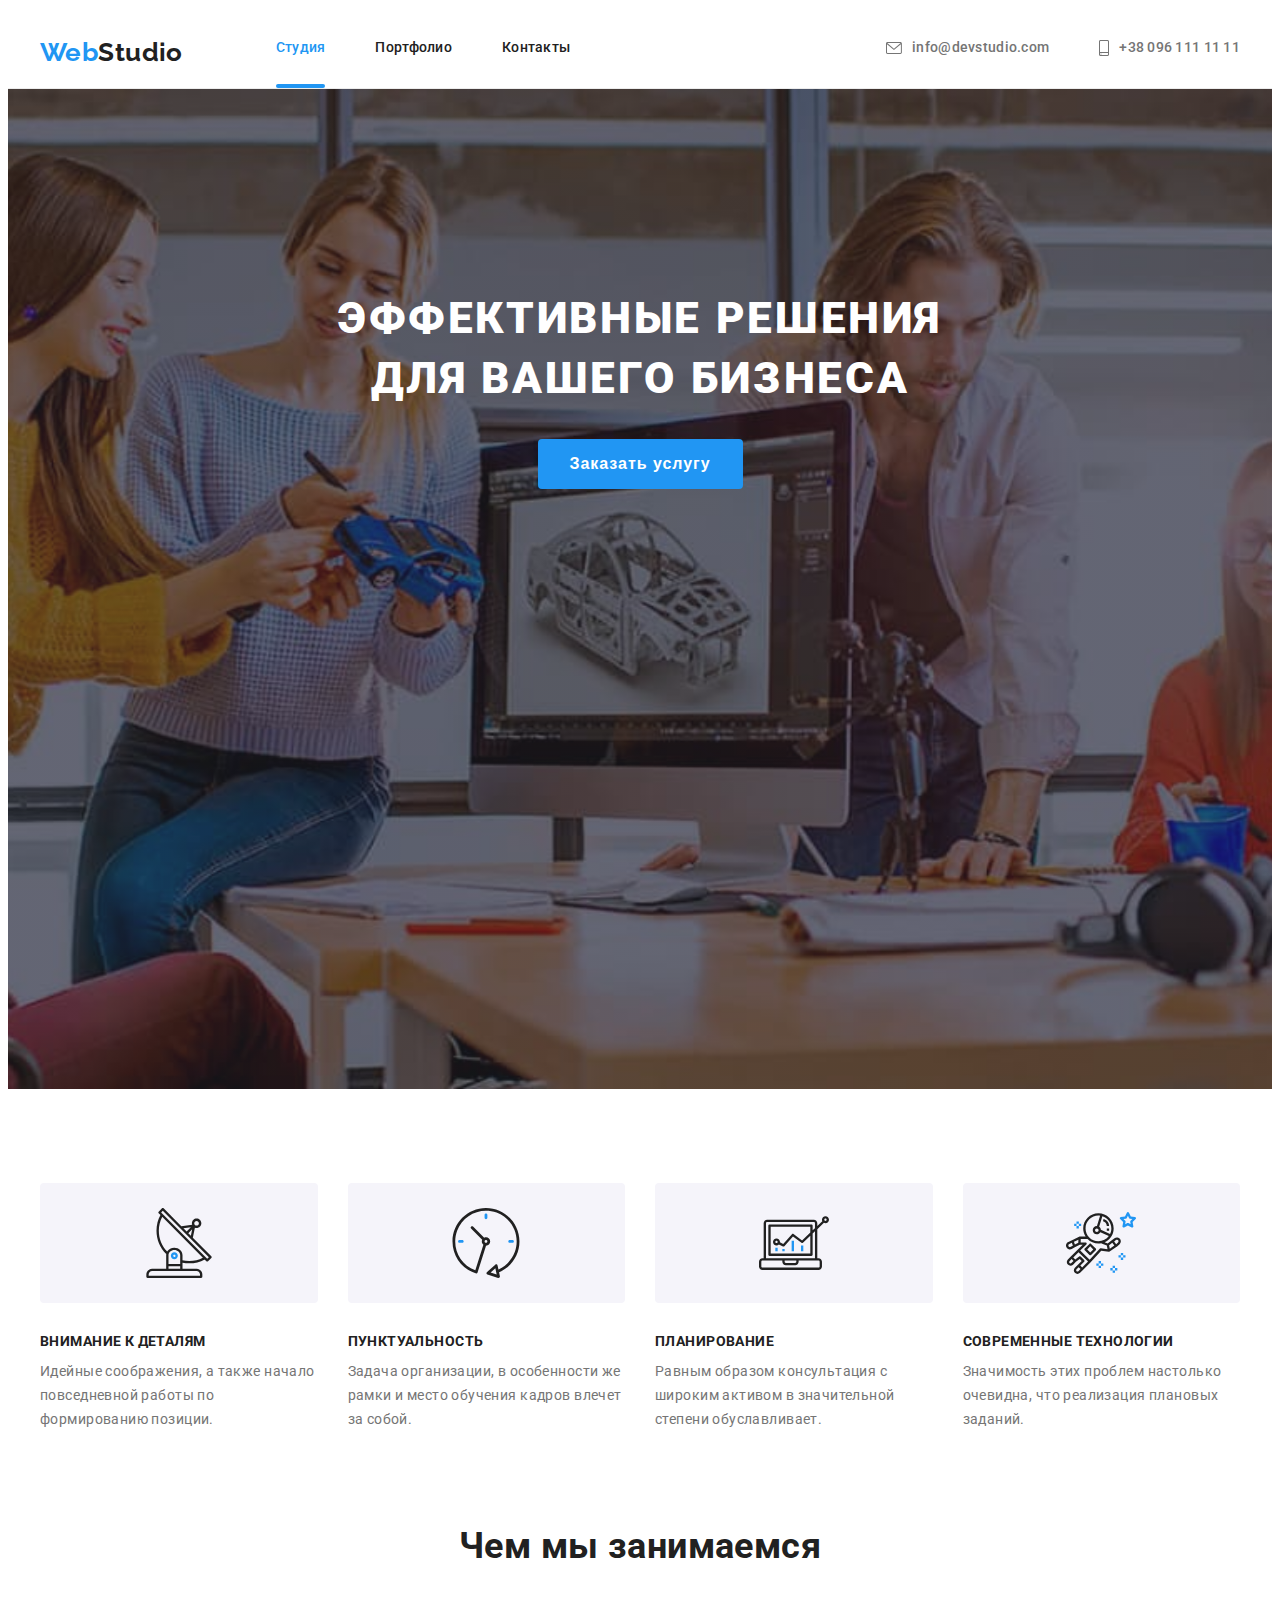
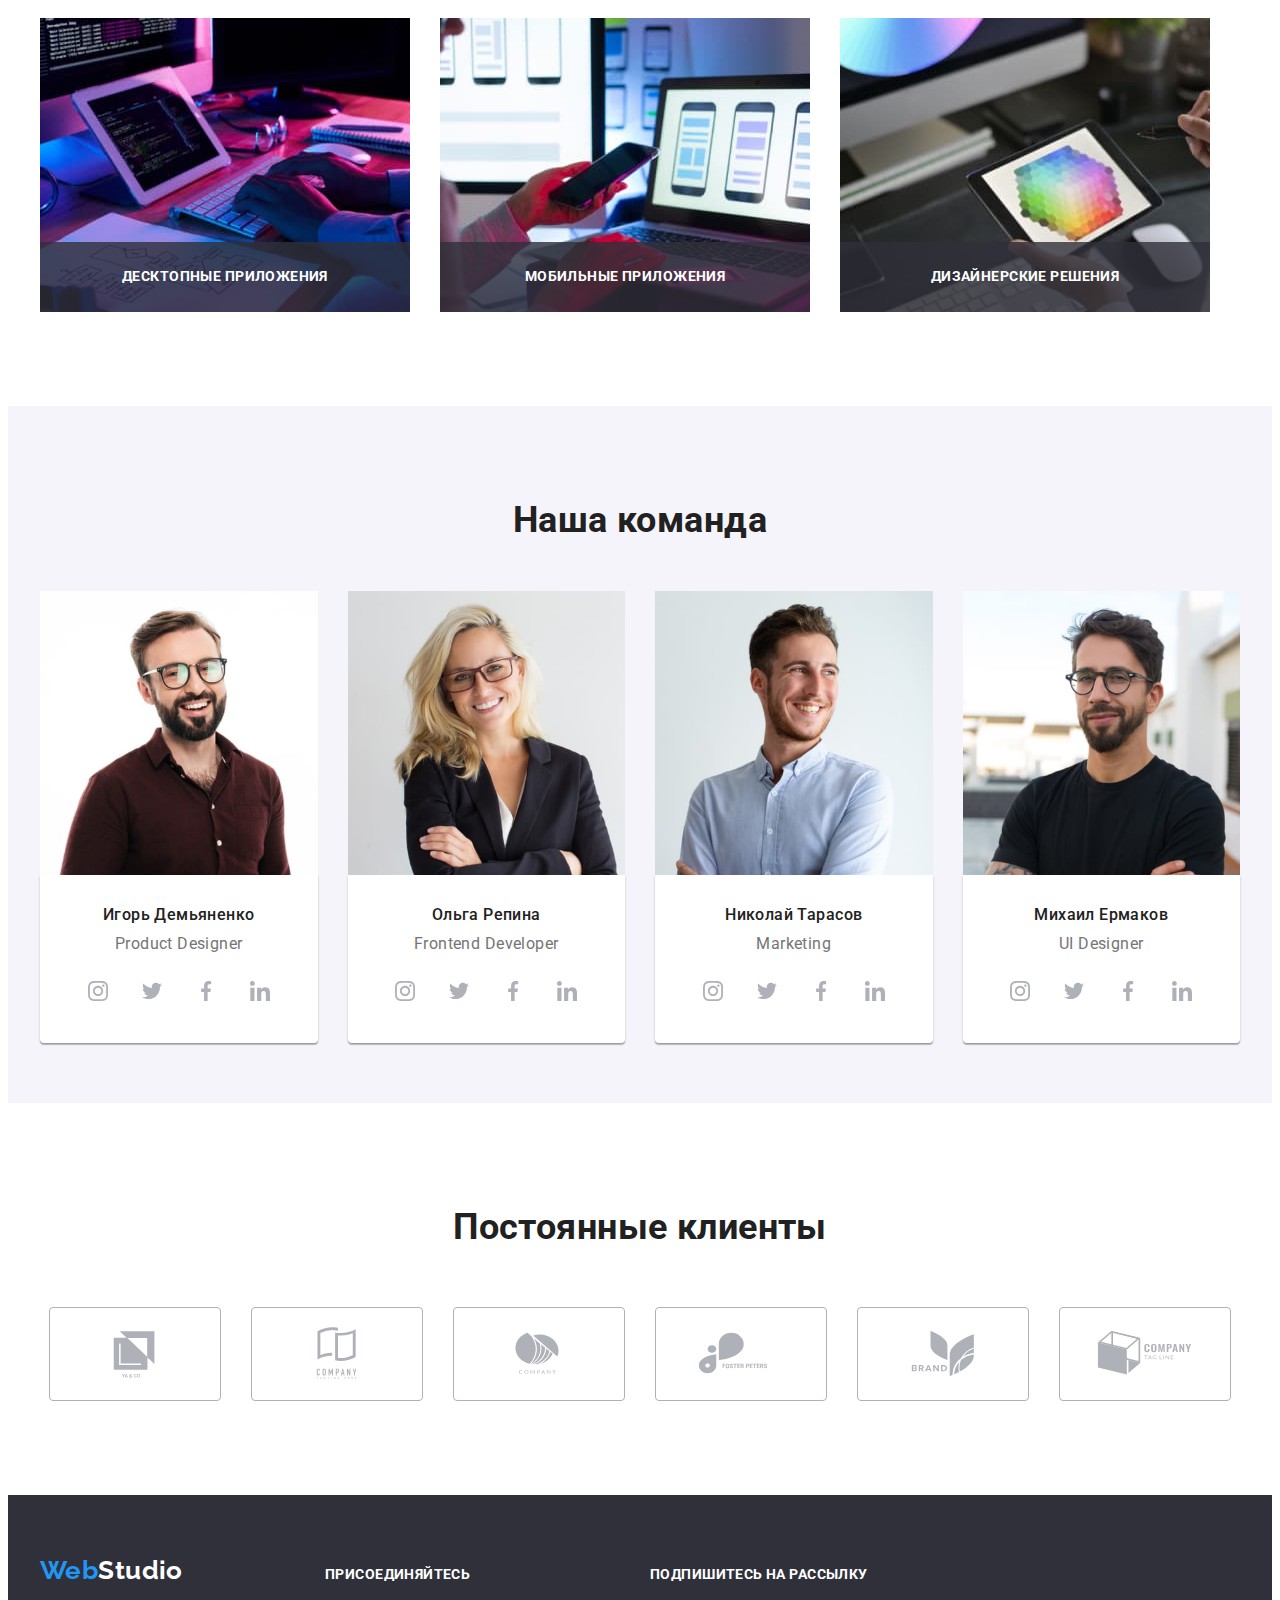
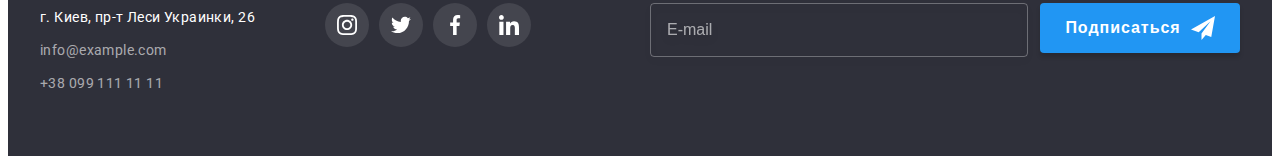
<file: index.html>
<!DOCTYPE html>
<html lang="ru">
  <head>
    <meta charset="UTF-8" />
    <meta http-equiv="X-UA-Compatible" content="IE=edge" />
    <meta name="viewport" content="width=device-width, initial-scale=1.0" />
    <title>Studio</title>
    <link rel="preconnect" href="https://fonts.googleapis.com" />
    <link rel="preconnect" href="https://fonts.gstatic.com" crossorigin />
    <link
      href="https://fonts.googleapis.com/css2?family=Raleway:wght@700&family=Roboto:wght@400;500;700;900&display=swap"
      rel="stylesheet"
    />
    <link
      rel="stylesheet"
      href="https://cdnjs.cloudflare.com/ajax/libs/modern-normalize/1.1.0/modern-normalize.min.css"
      integrity="sha512-wpPYUAdjBVSE4KJnH1VR1HeZfpl1ub8YT/NKx4PuQ5NmX2tKuGu6U/JRp5y+Y8XG2tV+wKQpNHVUX03MfMFn9Q=="
      crossorigin="anonymous"
      referrerpolicy="no-referrer"
    />
    <link rel="stylesheet" href="./css/main.min.css" />
  </head>
  <body>
    <!--Header-->
    <header class="header">
      <div class="container">
        <a class="logo nav__logo" href="./index.html"
          ><span class="web">Web</span>Studio</a
        >
        <nav class="nav">
          <ul class="menu list">
            <li class="menu__item">
              <a class="menu__link current link" href="./index.html">Студия</a>
            </li>
            <li class="menu__item">
              <a class="menu__link link" href="./portfolio.html">Портфолио</a>
            </li>
            <li class="menu__item">
              <a class="menu__link link" href="">Контакты</a>
            </li>
          </ul>
        </nav>
        <ul class="contact list">
          <li class="contact__item">
            <a class="contact__link link" href="mailto:info@devstudio.com">
              <svg class="contact__mail" width="16" height="12">
                <use href="./images/icons.svg#icon-envelope"></use>
              </svg>
              info@devstudio.com</a
            >
          </li>
          <li class="contact__item">
            <a class="contact__link link" href="tel:+380961111111"
              ><svg class="contact__tel" width="10" height="16">
                <use href="./images/icons.svg#icon-smartphone"></use>
              </svg>
              +38 096 111 11 11</a
            >
          </li>
        </ul>
        <!--MobMenu-->
         <button class="open-btn" type="submit">
         <svg class="header-icon" width="40" height="40">
            <use href="./images/icons.svg#mobile-header-menu"></use>
          </svg>
        </button>
      </div>
      <div class="mob-menu is-hidden">
        <button class="close-btn" type="submit">
           <svg class="close-icon" width="40" height="40">
            <use href="./images/icons.svg#icon-close"></use>
          </svg>
        </button>
        <ul class="mob-menu__list list">
          <li class="mob-menu__item">
            <a class="mob-menu__link current link" href="./index.html">Студия</a>
          </li>
          <li class="mob-menu__item">
            <a class="mob-menu__link  link" href="./portfolio.html">Портфолио</a>
          </li>
          <li class="mob-menu__item">
            <a class="mob-menu__link link" href="">Контакты</a>
          </li>
        </ul>
        <div class="mob-menu__contact">
          <a class="mob-menu__tel link" href="tel:+380961111111">
              +38 096 111 11 11</a>
     <a class="mob-menu__mail link" href="mailto:info@devstudio.com">
                info@devstudio.com</a>
       </div>
        <ul class="mob-menu__soc list">
          <li class="mob-menu__soc-item">
            <a class="mob-menu__soc-link" href="">Instagram</a>
          </li>
          <li class="mob-menu__soc-item">
            <a class="mob-menu__soc-link" href="">Twitter</a>
          </li>
          <li class="mob-menu__soc-item">
            <a class="mob-menu__soc-link" href="">Facebook</a>
          </li>
          <li class="mob-menu__soc-item">
            <a class="mob-menu__soc-link" href="">LinkedIn</a>
          </li>
        </ul>
       </div>
    </header>
    <main>
      <!--section_1_Hero-->
      <section class="hero section">
        <div class="container">
          <h1 class="hero-title">Эффективные решения для вашего бизнеса</h1>
          <button class="hero-button" type="button" data-modal-open>
            Заказать услугу
          </button>
        </div>
      </section>
      <!--section_2_Feautures-->
      <section class="features section">
        <div class="container">
          <h2 class="visually-hidden">список</h2>

          <ul class="features-list list">
            <li class="features-item">
              <div class="about-icon-wrap">
                <svg class="features-icon" width="70" height="70">
                  <use href="./images/icons.svg#icon-antenna"></use>
                </svg>
              </div>
              <h3 class="features-heading">Внимание к деталям</h3>
              <p class="features-paragraph">
                Идейные соображения, а также начало повседневной работы по
                формированию позиции.
              </p>
            </li>
            <li class="features-item">
              <div class="about-icon-wrap">
                <svg class="features-icon" width="70" height="70">
                  <use href="./images/icons.svg#icon-clock"></use>
                </svg>
              </div>
              <h3 class="features-heading">Пунктуальность</h3>
              <p class="features-paragraph">
                Задача организации, в особенности же рамки и место обучения
                кадров влечет за собой.
              </p>
            </li>
            <li class="features-item">
              <div class="about-icon-wrap">
                <svg class="features-icon" width="70" height="70">
                  <use href="./images/icons.svg#icon-diagram"></use>
                </svg>
              </div>
              <h3 class="features-heading">Планирование</h3>
              <p class="features-paragraph">
                Равным образом консультация с широким активом в значительной
                степени обуславливает.
              </p>
            </li>
            <li class="features-item">
              <div class="about-icon-wrap">
                <svg class="features-icon" width="70" height="70">
                  <use href="./images/icons.svg#icon-astronaut"></use>
                </svg>
              </div>
              <h3 class="features-heading">Современные технологии</h3>
              <p class="features-paragraph">
                Значимость этих проблем настолько очевидна, что реализация
                плановых заданий.
              </p>
            </li>
          </ul>
        </div>
      </section>
      <!--section_3_Employment-->
      <section class="employment section">
        <div class="container">
          <h2 class="employment-title">Чем мы занимаемся</h2>
          <ul class="employment-list list">
            <li class="employment-list__item">
              <img
                srcset="./images/img1.jpg 1x, ./images/img1_2x.jpg 2x"
                src="./images/img1.jpg"
                alt="печатает"
                width="370"
              />
              <p class="employment-list__name">Десктопные приложения</p>
            </li>
            <li class="employment-list__item">
              <img
                srcset="./images/img2.jpg 1x, ./images/img2_2x.jpg 2x"
                src="./images/img2.jpg"
                alt="набор с телефона"
                width="370"
              />
              <p class="employment-list__name">Мобильные приложения</p>
            </li>
            <li class="employment-list__item">
              <img
                srcset="./images/img3.jpg 1x, ./images/img3_2x.jpg 2x"
                src="./images/img3.jpg"
                alt="стилизация на планшете"
                width="370"
              />
              <p class="employment-list__name">Дизайнерские решения</p>
            </li>
          </ul>
        </div>
      </section>
      <!--section_4_Team-->
      <section class="team section">
        <div class="container">
          <h2 class="team-header">Наша команда</h2>
          <ul class="team-list list">
            <li class="team-item">
              <picture>
                <source
                  srcset="
                    ./images/specialist1.jpg    1x,
                    ./images/specialist1_2x.jpg 2x
                  "
                  media="(min-width: 1200px)"
                />
                <source
                  srcset="
                    ./images/specialist1_tablet.jpg    1x,
                    ./images/specialist1_tablet_2x.jpg 2x
                  "
                  media="(min-width: 768px)"
                />
                <source
                  srcset="
                    ./images/specialist1_mobile.jpg    1x,
                    ./images/specialist1_mobile_2x.jpg 2x
                  "
                  media="(min-width: 480px)"
                />
              </picture>
              <img
                class="team-img"
                src="./images/specialist1_mobile.jpg"
                alt="фотография специалиста1"
                width="450"
              />
              <div class="team-container">
                <h3 class="team-name">Игорь Демьяненко</h3>
                <p class="team-paragraph" lang="en">Product Designer</p>
                <ul class="masters-soc-list list">
                  <li class="masters-soc-item">
                    <a href="" class="masters-soc-link link">
                      <svg class="masters-soc-icon" width="20" height="20">
                        <use href="./images/icons.svg#icon-instagram"></use>
                      </svg>
                    </a>
                  </li>
                  <li class="masters-soc-item">
                    <a href="" class="masters-soc-link link"
                      ><svg class="masters-soc-icon" width="20" height="20">
                        <use href="./images/icons.svg#icon-twitter"></use>
                      </svg>
                    </a>
                  </li>
                  <li class="masters-soc-item">
                    <a href="" class="masters-soc-link link">
                      <svg class="masters-soc-icon" width="20" height="20">
                        <use href="./images/icons.svg#icon-facebook"></use>
                      </svg>
                    </a>
                  </li>
                  <li class="masters-soc-item">
                    <a href="" class="masters-soc-link link">
                      <svg class="masters-soc-icon" width="20" height="20">
                        <use href="./images/icons.svg#icon-linkedin"></use>
                      </svg>
                    </a>
                  </li>
                </ul>
              </div>
            </li>
            <li class="team-item">
              <picture>
                <source
                  srcset="
                    ./images/specialist2.jpg    1x,
                    ./images/specialist2_2x.jpg 2x
                  "
                  media="(min-width: 1200px)"
                />
                <source
                  srcset="
                    ./images/specialist2_tablet.jpg    1x,
                    ./images/specialist2_tablet_2x.jpg 2x
                  "
                  media="(min-width: 768px)"
                />
                <source
                  srcset="
                    ./images/specialist2_mobile.jpg    1x,
                    ./images/specialist2_mobile_2x.jpg 2x
                  "
                  media="(min-width: 480px)"
                />
              </picture>
              <img
                class="team-img"
                src="./images/specialist2_mobile.jpg"
                alt="фотография специалиста2"
                width="450"
              />
              <div class="team-container">
                <h3 class="team-name">Ольга Репина</h3>
                <p class="team-paragraph" lang="en">Frontend Developer</p>
                <ul class="masters-soc-list list">
                  <li class="masters-soc-item">
                    <a href="" class="masters-soc-link link">
                      <svg class="masters-soc-icon" width="20" height="20">
                        <use href="./images/icons.svg#icon-instagram"></use>
                      </svg>
                    </a>
                  </li>
                  <li class="masters-soc-item">
                    <a href="" class="masters-soc-link link"
                      ><svg class="masters-soc-icon" width="20" height="20">
                        <use href="./images/icons.svg#icon-twitter"></use>
                      </svg>
                    </a>
                  </li>
                  <li class="masters-soc-item">
                    <a href="" class="masters-soc-link link">
                      <svg class="masters-soc-icon" width="20" height="20">
                        <use href="./images/icons.svg#icon-facebook"></use>
                      </svg>
                    </a>
                  </li>
                  <li class="masters-soc-item">
                    <a href="" class="masters-soc-link link">
                      <svg class="masters-soc-icon" width="20" height="20">
                        <use href="./images/icons.svg#icon-linkedin"></use>
                      </svg>
                    </a>
                  </li>
                </ul>
              </div>
            </li>
            <li class="team-item">
              <picture>
                <source
                  srcset="
                    ./images/specialist3.jpg    1x,
                    ./images/specialist3_2x.jpg 2x
                  "
                  media="(min-width: 1200px)"
                />
                <source
                  srcset="
                    ./images/specialist3_tablet.jpg    1x,
                    ./images/specialist3_tablet_2x.jpg 2x
                  "
                  media="(min-width: 768px)"
                />
                <source
                  srcset="
                    ./images/specialist3_mobile.jpg    1x,
                    ./images/specialist3_mobile_2x.jpg 2x
                  "
                  media="(min-width: 480px)"
                />
              </picture>
              <img
                class="team-img"
                src="./images/specialist3_mobile.jpg"
                alt="фотография специалиста3"
                width="450"
              />
              <div class="team-container">
                <h3 class="team-name">Николай Тарасов</h3>
                <p class="team-paragraph" lang="en">Marketing</p>
                <ul class="masters-soc-list list">
                  <li class="masters-soc-item">
                    <a href="" class="masters-soc-link link">
                      <svg class="masters-soc-icon" width="20" height="20">
                        <use href="./images/icons.svg#icon-instagram"></use>
                      </svg>
                    </a>
                  </li>
                  <li class="masters-soc-item">
                    <a href="" class="masters-soc-link link"
                      ><svg class="masters-soc-icon" width="20" height="20">
                        <use href="./images/icons.svg#icon-twitter"></use>
                      </svg>
                    </a>
                  </li>
                  <li class="masters-soc-item">
                    <a href="" class="masters-soc-link link">
                      <svg class="masters-soc-icon" width="20" height="20">
                        <use href="./images/icons.svg#icon-facebook"></use>
                      </svg>
                    </a>
                  </li>
                  <li class="masters-soc-item">
                    <a href="" class="masters-soc-link link">
                      <svg class="masters-soc-icon" width="20" height="20">
                        <use href="./images/icons.svg#icon-linkedin"></use>
                      </svg>
                    </a>
                  </li>
                </ul>
              </div>
            </li>
            <li class="team-item">
              <picture>
                <source
                  srcset="
                    ./images/specialist4.jpg    1x,
                    ./images/specialist4_2x.jpg 2x
                  "
                  media="(min-width: 1200px)"
                />
                <source
                  srcset="
                    ./images/specialist4_tablet.jpg    1x,
                    ./images/specialist4_tablet_2x.jpg 2x
                  "
                  media="(min-width: 768px)"
                />
                <source
                  srcset="
                    ./images/specialist4_mobile.jpg    1x,
                    ./images/specialist4_mobile_2x.jpg 2x
                  "
                  media="(min-width: 480px)"
                />
              </picture>
              <img
                class="team-img"
                src="./images/specialist4_mobile.jpg"
                alt="фотография специалиста4"
                width="450"
              />
              <div class="team-container">
                <h3 class="team-name">Михаил Ермаков</h3>
                <p class="team-paragraph" lang="en">UI Designer</p>
                <ul class="masters-soc-list list">
                  <li class="masters-soc-item">
                    <a href="" class="masters-soc-link link">
                      <svg class="masters-soc-icon" width="20" height="20">
                        <use href="./images/icons.svg#icon-instagram"></use>
                      </svg>
                    </a>
                  </li>
                  <li class="masters-soc-item">
                    <a href="" class="masters-soc-link link"
                      ><svg class="masters-soc-icon" width="20" height="20">
                        <use href="./images/icons.svg#icon-twitter"></use>
                      </svg>
                    </a>
                  </li>
                  <li class="masters-soc-item">
                    <a href="" class="masters-soc-link link">
                      <svg class="masters-soc-icon" width="20" height="20">
                        <use href="./images/icons.svg#icon-facebook"></use>
                      </svg>
                    </a>
                  </li>
                  <li class="masters-soc-item">
                    <a href="" class="masters-soc-link link">
                      <svg class="masters-soc-icon" width="20" height="20">
                        <use href="./images/icons.svg#icon-linkedin"></use>
                      </svg>
                    </a>
                  </li>
                </ul>
              </div>
            </li>
          </ul>
        </div>
      </section>
      <!--section_5_Clients-->
      <section class="clients">
        <div class="container">
          <h2 class="clients-title">Постоянные клиенты</h2>
          <ul class="clients-list list">
            <li class="clients-item">
              <a href="" class="link">
                <svg class="clients-icon" width="106" height="60">
                  <use href="./images/icons.svg#icon-logo1"></use>
                </svg>
              </a>
            </li>
            <li class="clients-item">
              <a href="" class="link">
                <svg class="clients-icon" width="106" height="60">
                  <use href="./images/icons.svg#icon-logo2"></use>
                </svg>
              </a>
            </li>
            <li class="clients-item">
              <a href="" class="link">
                <svg class="clients-icon" width="106" height="60">
                  <use href="./images/icons.svg#icon-logo3"></use>
                </svg>
              </a>
            </li>
            <li class="clients-item">
              <a href="" class="link">
                <svg class="clients-icon" width="106" height="60">
                  <use href="./images/icons.svg#icon-logo4"></use>
                </svg>
              </a>
            </li>
            <li class="clients-item">
              <a href="" class="link">
                <svg class="clients-icon" width="106" height="60">
                  <use href="./images/icons.svg#icon-logo5"></use>
                </svg>
              </a>
            </li>
            <li class="clients-item">
              <a href="" class="link">
                <svg class="clients-icon" width="106" height="60">
                  <use href="./images/icons.svg#icon-logo6"></use>
                </svg>
              </a>
            </li>
          </ul>
          </div>
      </section>
    </main>
    <!--Footer-->
    <footer class="footer">
      <div class="container">
        <div class="address-container-wrapper">
        <div class="address-container">
          <a class="logo-footer link" href=""
            >Web<span class="footer-studio">Studio</span></a
          >
          <address>
            <ul class="footer-list list">
              <li class="link">
                <a
                  class="footer-contacts adress link"
                  href="https://www.bing.com/maps?osid=e393ab4b-404c-471a-ab9a-f0167a268daa&cp=50.4255~30.533493&lvl=16&imgid=5371cd0a-7fc5-4e6b-bb4b-21d235d7f3e2&v=2&sV=2&form=S00027"
                  target="_blank"
                  rel="noopener norefferer"
                  >г. Киев, пр-т Леси Украинки, 26</a
                >
              </li>
              <li class="link">
                <a
                  class="footer-contacts mail link"
                  href="mailto:info@example.com"
                  >info@example.com</a
                >
              </li>
              <li>
                <a class="footer-contacts tel link" href="tel:+380991111111"
                  >+38 099 111 11 11</a
                >
              </li>
            </ul>
          </address>
        </div>
        <div class="footer-soc-container">
          <h2 class="footer-header">присоединяйтесь</h2>
          <ul class="footer-soc-list list">
            <li class="footer-soc-item">
              <a href="" class="footer-soc-link link">
                <svg class="footer-soc-icon" width="20" height="20">
                  <use href="./images/icons.svg#icon-instagram"></use>
                </svg>
              </a>
            </li>
            <li class="footer-soc-item">
              <a href="" class="footer-soc-link link"
                ><svg class="footer-soc-icon" width="20" height="20">
                  <use href="./images/icons.svg#icon-twitter"></use>
                </svg>
              </a>
            </li>
            <li class="footer-soc-item">
              <a href="" class="footer-soc-link link">
                <svg class="footer-soc-icon" width="20" height="20">
                  <use href="./images/icons.svg#icon-facebook"></use>
                </svg>
              </a>
            </li>
            <li class="footer-soc-item">
              <a href="" class="footer-soc-link link">
                <svg class="footer-soc-icon" width="20" height="20">
                  <use href="./images/icons.svg#icon-linkedin"></use>
                </svg>
              </a>
            </li>
          </ul>
        </div>
      </div>
        <div class="footer-mailing">
          <h2 class="mailing-header">Подпишитесь на рассылку</h2>
          <form class="mailing-form">
            <label class="mailing-label" for="mail-name"> </label>
            <input
              type="email"
              name="mail-name"
              class="mailing-input"
              required
              id="mail-name"
              placeholder="E-mail"
              
            />
            <button class="mailing-button" type="submit">
              Подписаться
              <svg class="mailing-icon" width="24" height="24">
                <use href="./images/icons.svg#icon-telegram"></use>
              </svg>
            </button>
          </form>
        </div>
      </div>
    </footer> 
    <!--Modal-->
    <div class="backdrop is-hidden" data-modal>
      <div class="modal">
        <button type="button" class="modal-close-button" data-modal-close>
          <svg class="close-icon" width="30" height="30">
            <use href="./images/icons.svg#icon-close"></use>
          </svg>
        </button>
        <p class="modal-title">Оставьте свои данные, мы вам перезвоним</p>
        <form class="modal-form">
          <div class="modal-field">
            <label class="modal-label" for="user-name">Имя </label>
            <div class="input-wrap">
              <input
                type="text"
                name="user-name"
                class="modal-input"
                required
                id="user-name"
              />
              <svg class="input-icon" width="18" height="18">
                <use href="./images/icons.svg#icon-person-modal"></use>
              </svg>
            </div>
          </div>
          <div class="modal-field">
            <label class="modal-label" for="user-tel">Телефон </label>
            <div class="input-wrap">
              <input
                type="tel"
                name="user-tel"
                class="modal-input"
                required
                id="user-tel"
                title="+380 (00) 000-00-00"
                pattern="[\+]\d{3}\s[\(]\d{2}[\)]\s\d{3}[\-]\d{2}[\-]\d{2}"
                minlength="13"
                maxlength="13"
              />
              <svg class="input-icon" width="18" height="18">
                <use href="./images/icons.svg#icon-phone-modal"></use>
              </svg>
            </div>
          </div>
          <div class="modal-field">
            <label class="modal-label" for="user-mail"> Почта</label>
            <div class="input-wrap">
              <input
                type="email"
                name="user-mail"
                class="modal-input"
                id="user-mail"
              />
              <svg class="input-icon" width="18" height="18">
                <use href="./images/icons.svg#icon-email-modal"></use>
              </svg>
            </div>
          </div>
          <div class="modal-comment">
            <label class="modal-label" for="user-comment"> Комментарий</label>
            <textarea
              class="modal-text"
              name="modal-text"
              id="user-comment"
              cols="30"
              rows="10"
              placeholder="Введите текст"
            ></textarea>
          </div>
          <div class="modal-agreement">
            <input
              type="checkbox"
              name="privacy"
              id="privacy"
              class="input-check visually-hidden"
            />
            <label for="privacy" class="check-text">
              <span>
                <svg class="check-icon" width="11" height="8">
                  <use href="./images/icons.svg#icon-check"></use>
                </svg>
              </span>
              Соглашаюсь с рассылкой и принимаю&nbsp;
              <a href="">Условия договора</a>
            </label>
          </div>
          <button type="submit" class="modal-btn">Отправить</button>
        </form>
      </div>
    </div>
    <script src="./js/modal.js"></script>
    <script src="./js/menu.js"></script>
  </body>
</html>
</file>
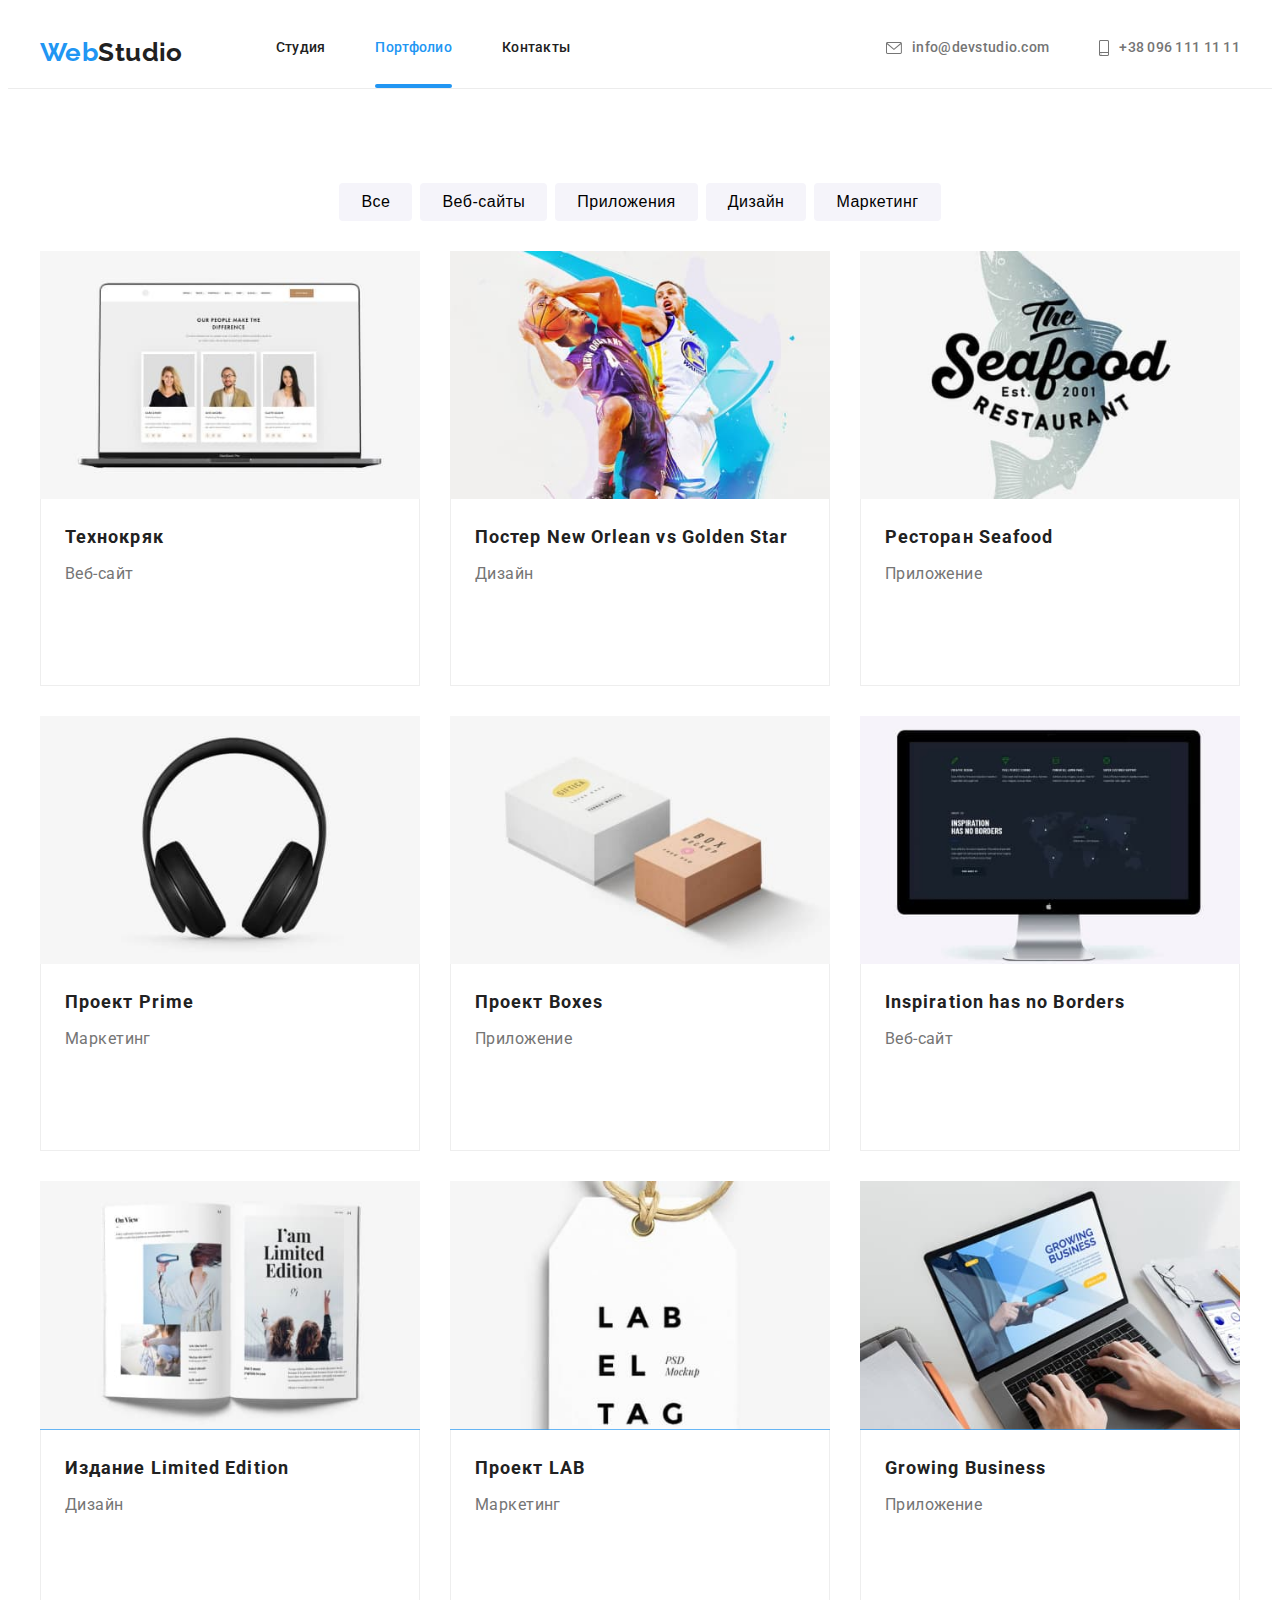
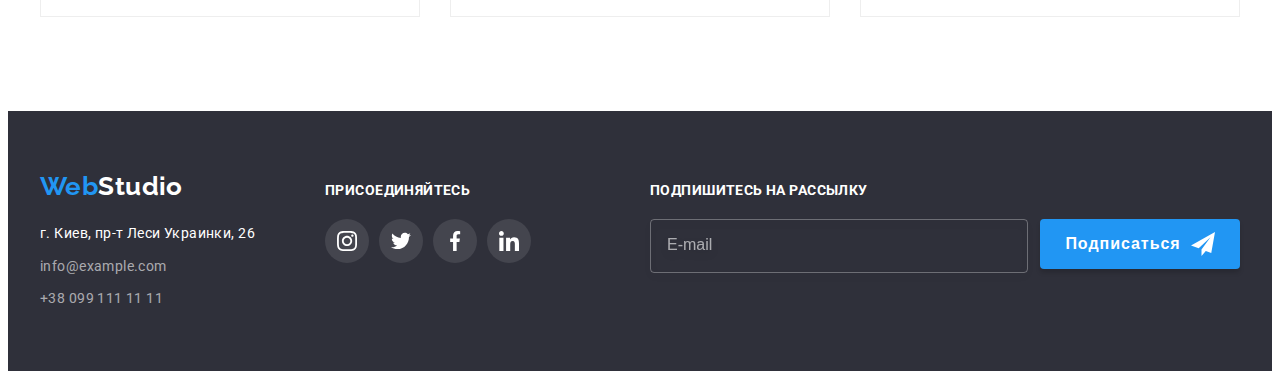
<file: portfolio.html>
<!DOCTYPE html>
<html lang="ru">
  <head>
    <meta charset="UTF-8" />
    <meta http-equiv="X-UA-Compatible" content="IE=edge" />
    <meta name="viewport" content="width=device-width, initial-scale=1.0" />
    <title>portfolio</title>
    <link rel="preconnect" href="https://fonts.googleapis.com" />
    <link rel="preconnect" href="https://fonts.gstatic.com" crossorigin />
    <link
      href="https://fonts.googleapis.com/css2?family=Raleway:wght@700&family=Roboto:wght@400;500;700;900&display=swap"
      rel="stylesheet"
    />
    <link
      rel="stylesheet"
      href="https://cdnjs.cloudflare.com/ajax/libs/modern-normalize/1.1.0/modern-normalize.min.css"
      integrity="sha512-wpPYUAdjBVSE4KJnH1VR1HeZfpl1ub8YT/NKx4PuQ5NmX2tKuGu6U/JRp5y+Y8XG2tV+wKQpNHVUX03MfMFn9Q=="
      crossorigin="anonymous"
      referrerpolicy="no-referrer"
    />
    <link rel="stylesheet" href="./css/main.min.css" />
    </head>
  <body>
    <header class="header">
      <div class="container">
        <a class="logo nav__logo" href="./index.html"
          ><span class="web">Web</span>Studio</a
        >
        <nav class="nav">
          <ul class="menu list">
            <li class="menu__item">
              <a class="menu__link  link" href="./index.html">Студия</a>
            </li>
            <li class="menu__item">
              <a class="menu__link current link" href="./portfolio.html">Портфолио</a>
            </li>
            <li class="menu__item">
              <a class="menu__link link" href="">Контакты</a>
            </li>
          </ul>
        </nav>
        <ul class="contact list">
          <li class="contact__item">
            <a class="contact__link link" href="mailto:info@devstudio.com">
              <svg class="contact__mail" width="16" height="12">
                <use href="./images/icons.svg#icon-envelope"></use>
              </svg>
              info@devstudio.com</a
            >
          </li>
          <li class="contact__item">
            <a class="contact__link link" href="tel:+380961111111"
              ><svg class="contact__tel" width="10" height="16">
                <use href="./images/icons.svg#icon-smartphone"></use>
              </svg>
              +38 096 111 11 11</a
            >
          </li>
        </ul>
        <button class="open-btn" type="submit">
         <svg class="header-icon" width="40" height="40">
            <use href="./images/icons.svg#mobile-header-menu"></use>
          </svg>
        </button>
      </div>
      <div class="mob-menu is-hidden">
        <button class="close-btn" type="submit">
          
          <svg class="close-icon" width="40" height="40">
            <use href="./images/icons.svg#icon-close"></use>
          </svg>
        </button>
        <ul class="mob-menu__list list">
          <li class="mob-menu__item">
            <a class="mob-menu__link  link" href="./index.html">Студия</a>
          </li>
          <li class="mob-menu__item">
            <a class="mob-menu__link current link" href="./portfolio.html">Портфолио</a>
          </li>
          <li class="mob-menu__item">
            <a class="mob-menu__link link" href="">Контакты</a>
          </li>
        </ul>
        <div class="mob-menu__contact">
          <a class="mob-menu__tel link" href="tel:+380961111111">
              +38 096 111 11 11</a>
     <a class="mob-menu__mail link" href="mailto:info@devstudio.com">
                info@devstudio.com</a>
       </div>
        <ul class="mob-menu__soc list">
          <li class="mob-menu__soc-item">
            <a class="mob-menu__soc-link" href="">Instagram</a>
          </li>
          <li class="mob-menu__soc-item">
            <a class="mob-menu__soc-link" href="">Twitter</a>
          </li>
          <li class="mob-menu__soc-item">
            <a class="mob-menu__soc-link" href="">Facebook</a>
          </li>
          <li class="mob-menu__soc-item">
            <a class="mob-menu__soc-link" href="">LinkedIn</a>
          </li>
        </ul>
      </div>
    </header>
      
    <main>
      <section class="portfolio">
        <div class="container">
          <h1 class="visually-hidden">список</h1>
          <ul class="button-list list">
            <li class="portfolio-list">
              <button class="button-item" type="button">Все</button>
            </li>
            <li class="portfolio-list">
              <button class="button-item" type="button">Веб-сайты</button>
            </li>
            <li class="portfolio-list">
              <button class="button-item" type="button">Приложения</button>
            </li>
            <li class="portfolio-list">
              <button class="button-item" type="button">Дизайн</button>
            </li>
            <li class="portfolio-list">
              <button class="button-item" type="button">Маркетинг</button>
            </li>
          </ul>
          <ul class="collection list">
            <li class="collection-item">
              <a href="" class="portfolio-link link">
                <div class="img-cover"> 
                  <picture>
                <source
                  srcset="
                    ./images/portfolio1.jpg    1x,
                    ./images/portfolio1_2x.jpg 2x
                  "
                  media="(min-width: 1200px)"
                />
                <source
                  srcset="
                    ./images/portfolio1_tablet.jpg    1x,
                    ./images/portfolio1_tablet_2x.jpg 2x
                  "
                  media="(min-width: 768px)"
                />
                <source
                  srcset="
                    ./images/portfolio1_mobile.jpg    1x,
                    ./images/portfolio1_mobile_2x.jpg 2x
                  "
                  media="(min-width: 480px)"
                />
              </picture>
                  <img class="collection-image" 
                    src="./images/portfolio1_mobile.jpg" alt="Технокряк" width="450" />
                <div class="description-cover">
                   <p class="project-description">
                      Ресурс предлагает комплексные предложения с разным уровнем функционала и
                      сервисов. Все это позволит посетителю получить исчерпывающие сведения о
                      компании или частном лице.
                    </p>
                    </div>
                  </div> 
              <div class="collection-description">
                <h2 class="collection-title">Технокряк</h2>
                <p class="collection-text">Веб-сайт</p>
              </div> </a>
            </li>
            <li class="collection-item">
              <a href="" class="portfolio-link link"> 
                <div class="img-cover">
                  <picture>
                <source
                  srcset="
                    ./images/portfolio2.jpg    1x,
                    ./images/portfolio2_2x.jpg 2x
                  "
                  media="(min-width: 1200px)"
                />
                <source
                  srcset="
                    ./images/portfolio2_tablet.jpg    1x,
                    ./images/portfolio2_tablet_2x.jpg 2x
                  "
                  media="(min-width: 768px)"
                />
                <source
                  srcset="
                    ./images/portfolio2_mobile.jpg    1x,
                    ./images/portfolio2_mobile_2x.jpg 2x
                  "
                  media="(min-width: 480px)"
                />
              </picture>
                  <img
                class="collection-image"
                src="./images/portfolio2_mobile.jpg"
                alt="Плакат"
                width="450"
              />
              <div class="description-cover">
                    <p class="project-description">
                      Ресурс предлагает комплексные предложения с разным уровнем функционала и
                      сервисов. Все это позволит посетителю получить исчерпывающие сведения о
                      компании или частном лице.
                    </p>
                  </div>
                  </div>
              <div class="collection-description">
                <h2 class="collection-title">
                  Постер <span lang="en">New Orlean vs Golden Star</span>
                </h2>
                <p class="collection-text">Дизайн</p>
              </div></a>
            </li>
            <li class="collection-item">
              
              <a href="" class="portfolio-link link">
                <div class="img-cover">
                  <picture>
                <source
                  srcset="
                    ./images/portfolio3.jpg    1x,
                    ./images/portfolio3_2x.jpg 2x
                  "
                  media="(min-width: 1200px)"
                />
                <source
                  srcset="
                    ./images/portfolio3_tablet.jpg    1x,
                    ./images/portfolio3_tablet_2x.jpg 2x
                  "
                  media="(min-width: 768px)"
                />
                <source
                  srcset="
                    ./images/portfolio3_mobile.jpg    1x,
                    ./images/portfolio3_mobile_2x.jpg 2x
                  "
                  media="(min-width: 480px)"
                />
              </picture>
                  <img
                class="collection-image"
                src="./images/portfolio3_mobile.jpg"
                alt="Ресторан"
                width="450"
              />
              <div class="description-cover">
                    <p class="project-description">
                      Ресурс предлагает комплексные предложения с разным уровнем функционала и
                      сервисов. Все это позволит посетителю получить исчерпывающие сведения о
                      компании или частном лице.
                    </p>
                  </div>
                  </div>
              <div class="collection-description">
                <h2 class="collection-title">Ресторан <span lang="en">Seafood</span></h2>
                <p class="collection-text">Приложение</p>
              </div></a>
            </li>
            <li class="collection-item">
              
              <a href="" class="portfolio-link link">
                <div class="img-cover">
<picture>
                <source
                  srcset="
                    ./images/portfolio4.jpg    1x,
                    ./images/portfolio4_2x.jpg 2x
                  "
                  media="(min-width: 1200px)"
                />
                <source
                  srcset="
                    ./images/portfolio4_tablet.jpg    1x,
                    ./images/portfolio4_tablet_2x.jpg 2x
                  "
                  media="(min-width: 768px)"
                />
                <source
                  srcset="
                    ./images/portfolio4_mobile.jpg    1x,
                    ./images/portfolio4_mobile_2x.jpg 2x
                  "
                  media="(min-width: 480px)"
                />
              </picture>
                  <img class="collection-image" 
                  src="./images/portfolio4_mobile.jpg" alt="наушники" width="450" />
                <div class="description-cover">
                    <p class="project-description">
                      Ресурс предлагает комплексные предложения с разным уровнем функционала и
                      сервисов. Все это позволит посетителю получить исчерпывающие сведения о
                      компании или частном лице.
                    </p>
                  </div>
                  </div>
              <div class="collection-description">
                <h2 class="collection-title">Проект <span lang="en">Prime</span></h2>
                <p class="collection-text">Маркетинг</p>
              </div></a>
            </li>
            <li class="collection-item">
              
              <a href="" class="portfolio-link link">
                <div class="img-cover">
<picture>
                <source
                  srcset="
                    ./images/portfolio5.jpg    1x,
                    ./images/portfolio5_2x.jpg 2x
                  "
                  media="(min-width: 1200px)"
                />
                <source
                  srcset="
                    ./images/portfolio5_tablet.jpg    1x,
                    ./images/portfolio5_tablet_2x.jpg 2x
                  "
                  media="(min-width: 768px)"
                />
                <source
                  srcset="
                    ./images/portfolio5_mobile.jpg    1x,
                    ./images/portfolio5_mobile_2x.jpg 2x
                  "
                  media="(min-width: 480px)"
                />
              </picture>
                  <img class="collection-image" 
                  src="./images/portfolio5_mobile.jpg" alt="коробки" width="450" />
                <div class="description-cover">
                    <p class="project-description">
                      Ресурс предлагает комплексные предложения с разным уровнем функционала и
                      сервисов. Все это позволит посетителю получить исчерпывающие сведения о
                      компании или частном лице.
                    </p>
                  </div>
                  </div>
              <div class="collection-description">
                <h2 class="collection-title">Проект <span lang="en">Boxes</span></h2>
                <p class="collection-text">Приложение</p>
              </div></a>
            </li>
            <li class="collection-item">
              
              <a href="" class="portfolio-link link">
                <div class="img-cover">
                  <picture>
                <source
                  srcset="
                    ./images/portfolio6.jpg    1x,
                    ./images/portfolio6_2x.jpg 2x
                  "
                  media="(min-width: 1200px)"
                />
                <source
                  srcset="
                    ./images/portfolio6_tablet.jpg    1x,
                    ./images/portfolio6_tablet_2x.jpg 2x
                  "
                  media="(min-width: 768px)"
                />
                <source
                  srcset="
                    ./images/portfolio6_mobile.jpg    1x,
                    ./images/portfolio6_mobile_2x.jpg 2x
                  "
                  media="(min-width: 480px)"
                />
              </picture>
                  <img
                class="collection-image"
                src="./images/portfolio6_mobile.jpg"
                alt="экран"
                width="450"
              />
              <div class="description-cover">
                    <p class="project-description">
                      Ресурс предлагает комплексные предложения с разным уровнем функционала и
                      сервисов. Все это позволит посетителю получить исчерпывающие сведения о
                      компании или частном лице.
                    </p>
                  </div>
                  </div>
              <div class="collection-description">
                <h2 class="collection-title"><span lang="en">Inspiration has no Borders</span></h2>
                <p class="collection-text">Веб-сайт</p>
              </div></a>
            </li>
            <li class="collection-item">
              
              <a href="" class="portfolio-link link">
                <div class="img-cover">
<picture>
                <source
                  srcset="
                    ./images/portfolio7.jpg    1x,
                    ./images/portfolio7_2x.jpg 2x
                  "
                  media="(min-width: 1200px)"
                />
                <source
                  srcset="
                    ./images/portfolio7_tablet.jpg    1x,
                    ./images/portfolio7_tablet_2x.jpg 2x
                  "
                  media="(min-width: 768px)"
                />
                <source
                  srcset="
                    ./images/portfolio7_mobile.jpg    1x,
                    ./images/portfolio7_mobile_2x.jpg 2x
                  "
                  media="(min-width: 480px)"
                />
              </picture>
                  <img
                class="collection-image"
                 src="./images/portfolio7_mobile.jpg"
                alt="книга"
                width="450"
              />
              <div class="description-cover">
                    <p class="project-description">
                      Ресурс предлагает комплексные предложения с разным уровнем функционала и
                      сервисов. Все это позволит посетителю получить исчерпывающие сведения о
                      компании или частном лице.
                    </p>
                  </div>
                  </div>
              <div class="collection-description">
                <h2 class="collection-title">Издание <span lang="en">Limited Edition</span></h2>
                <p class="collection-text">Дизайн</p>
              </div></a>
            </li>
            <li class="collection-item">
              
              <a href="" class="portfolio-link link">
                <div class="img-cover">
<picture>
                <source
                  srcset="
                    ./images/portfolio8.jpg    1x,
                    ./images/portfolio8_2x.jpg 2x
                  "
                  media="(min-width: 1200px)"
                />
                <source
                  srcset="
                    ./images/portfolio8_tablet.jpg    1x,
                    ./images/portfolio8_tablet_2x.jpg 2x
                  "
                  media="(min-width: 768px)"
                />
                <source
                  srcset="
                    ./images/portfolio8_mobile.jpg    1x,
                    ./images/portfolio8_mobile_2x.jpg 2x
                  "
                  media="(min-width: 480px)"
                />
              </picture>
                  <img class="collection-image" 
                  
                  src="./images/portfolio8_mobile.jpg" alt="ярлык" width="450" />
                <div class="description-cover">
                    <p class="project-description">
                      Ресурс предлагает комплексные предложения с разным уровнем функционала и
                      сервисов. Все это позволит посетителю получить исчерпывающие сведения о
                      компании или частном лице.
                    </p>
                  </div>
                  </div>
              <div class="collection-description">
                <h2 class="collection-title">Проект <span lang="en">LAB</span></h2>
                <p class="collection-text">Маркетинг</p>
              </div></a>
            </li>
            <li class="collection-item">
              
              <a href="" class="portfolio-link link">
                <div class="img-cover">
                  <picture>
                <source
                  srcset="
                    ./images/portfolio9.jpg    1x,
                    ./images/portfolio9_2x.jpg 2x
                  "
                  media="(min-width: 1200px)"
                />
                <source
                  srcset="
                    ./images/portfolio9_tablet.jpg    1x,
                    ./images/portfolio9_tablet_2x.jpg 2x
                  "
                  media="(min-width: 768px)"
                />
                <source
                  srcset="
                    ./images/portfolio9_mobile.jpg    1x,
                    ./images/portfolio9_mobile_2x.jpg 2x
                  "
                  media="(min-width: 480px)"
                />
              </picture>
                  <img
                class="collection-image"
                
                src="./images/portfolio9_mobile.jpg"
                alt="ноутбук"
                width="450"
              />
              <div class="description-cover">
                    <p class="project-description">
                      Ресурс предлагает комплексные предложения с разным уровнем функционала и
                      сервисов. Все это позволит посетителю получить исчерпывающие сведения о
                      компании или частном лице.
                    </p>
                  </div>
                  </div>
              <div class="collection-description">
                <h2 class="collection-title"><span lang="en">Growing Business</span></h2>
                <p class="collection-text">Приложение</p>
              </div></a>
            </li>
          </ul>
        </address>
      </div>
      <!--Footer--> 
      <footer class="footer">
        <div class="container">
          <div class="address-container-wrapper">
          <div class="address-container">
            <a class="logo-footer link" href=""
              >Web<span class="footer-studio">Studio</span></a
            >
            <address>
              <ul class="footer-list list">
                <li class="link">
                  <a
                    class="footer-contacts adress link"
                    href="https://www.bing.com/maps?osid=e393ab4b-404c-471a-ab9a-f0167a268daa&cp=50.4255~30.533493&lvl=16&imgid=5371cd0a-7fc5-4e6b-bb4b-21d235d7f3e2&v=2&sV=2&form=S00027"
                    target="_blank"
                    rel="noopener norefferer"
                    >г. Киев, пр-т Леси Украинки, 26</a
                  >
                </li>
                <li class="link">
                  <a
                    class="footer-contacts mail link"
                    href="mailto:info@example.com"
                    >info@example.com</a
                  >
                </li>
                <li>
                  <a class="footer-contacts tel link" href="tel:+380991111111"
                    >+38 099 111 11 11</a
                  >
                </li>
              </ul>
            </address>
          </div>
          <div class="footer-soc-container">
            <h2 class="footer-header">присоединяйтесь</h2>
            <ul class="footer-soc-list list">
              <li class="footer-soc-item">
                <a href="" class="footer-soc-link link">
                  <svg class="footer-soc-icon" width="20" height="20">
                    <use href="./images/icons.svg#icon-instagram"></use>
                  </svg>
                </a>
              </li>
              <li class="footer-soc-item">
                <a href="" class="footer-soc-link link"
                  ><svg class="footer-soc-icon" width="20" height="20">
                    <use href="./images/icons.svg#icon-twitter"></use>
                  </svg>
                </a>
              </li>
              <li class="footer-soc-item">
                <a href="" class="footer-soc-link link">
                  <svg class="footer-soc-icon" width="20" height="20">
                    <use href="./images/icons.svg#icon-facebook"></use>
                  </svg>
                </a>
              </li>
              <li class="footer-soc-item">
                <a href="" class="footer-soc-link link">
                  <svg class="footer-soc-icon" width="20" height="20">
                    <use href="./images/icons.svg#icon-linkedin"></use>
                  </svg>
                </a>
              </li>
            </ul>
          </div>
        </div>
          <div class="footer-mailing">
            <h2 class="mailing-header">Подпишитесь на рассылку</h2>
            <form class="mailing-form">
              <label class="mailing-label" for="mail-name"> </label>
              <input
                type="email"
                name="mail-name"
                class="mailing-input"
                required
                id="mail-name"
                placeholder="E-mail"
                
              />
              <button class="mailing-button" type="submit">
                Подписаться
                <svg class="mailing-icon" width="24" height="24">
                  <use href="./images/icons.svg#icon-telegram"></use>
                </svg>
              </button>
            </form>
          </div>
        </div>
      </footer> 
    <script src="./js/menu.js"></script>
  </body>
</html>
</file>
<file: css/main.min.css>
:root{--background-color: #ffffff;--accent-color: #2196f3;--dark-background: #2f303a;--tone-color: #f5f4fa;--text-color: #212121;--dark-text: #757575;--hover-button: #188ce8;--border-header-color: #ececec;--collection-color: #eeeeee;--soc-icon: #afb1b8}.visually-hidden{position:absolute;width:1px;height:1px;margin:-1px;border:0;padding:0;white-space:nowrap;clip-path:inset(100%);clip:rect(0 0 0 0);overflow:hidden}p,h1,h2,h3{margin:0}ul{margin:0;padding-left:0}.link{text-decoration:none}.list{list-style:none;padding:0;margin:0}img{display:block;max-width:100%;height:auto;width:100%}body{background-color:var(--backgroud-color);color:var(--text-color);font-family:"Roboto",Verdana,sans-serif;font-size:14px;letter-spacing:.03em}.container{width:100%;padding:0 15px;margin:0 auto}@media screen and (min-width: 480px){.container{max-width:480px}}@media screen and (min-width: 768px){.container{max-width:768px}}@media screen and (min-width: 1200px){.container{max-width:1200px}}.header{background-color:var(--background-color);border-bottom:1px solid var(--border-header-color);align-items:center}.header .container{display:flex;align-items:center}.nav{display:flex}.nav__logo{display:block;padding:16px 0 16px 0;color:var(--text-color);font-family:"Raleway",sans-serif;font-weight:700;font-size:24px;line-height:1.17;text-decoration:none}@media screen and (min-width: 768px){.nav__logo{margin-right:88px}}@media screen and (min-width: 1200px){.nav__logo{padding-top:24px;margin-right:93px;font-size:26px;line-height:1.19}}.web{color:var(--accent-color)}.menu{display:none;flex-wrap:wrap;gap:50px}.menu .current::after{content:"";position:absolute;display:block;width:100%;height:4px;left:0;bottom:0;background-color:var(--accent-color);border-radius:2px}@media screen and (min-width: 768px){.menu{display:flex}}@media screen and (min-width: 1200px){.menu{display:flex}}.menu__link{display:block;color:var(--text-color);font-weight:500;line-height:1.14;letter-spacing:.02em;padding-top:32px;padding-bottom:32px;transition:color 250ms cubic-bezier(0.4, 0, 0.2, 1);position:relative}.menu__link:hover,.menu__link:focus{color:var(--accent-color)}.contact{display:none;margin-left:auto}@media screen and (min-width: 768px){.contact{display:flex;flex-direction:column;gap:10px}}@media screen and (min-width: 1200px){.contact{display:flex;flex-direction:row;flex-wrap:wrap;gap:50px}}.contact__link{font-size:12px;font-weight:500;line-height:1.17;letter-spacing:.02em;padding-top:32px;padding-bottom:32px;margin-left:auto;color:var(--dark-text);transition:color 250ms cubic-bezier(0.4, 0, 0.2, 1)}.contact__link:hover,.contact__link:focus{color:var(--accent-color)}@media screen and (min-width: 1200px){.contact__link{display:flex;align-items:center;justify-content:center;font-size:14px;line-height:1.14}}.contact__mail{fill:currentColor;margin-right:8px;width:14px;height:10px}@media screen and (min-width: 1200px){.contact__mail{margin-right:10px;width:16px;height:12px}}.contact__tel{fill:currentColor;margin-right:8px;width:10px;height:14px}@media screen and (min-width: 1200px){.contact__tel{margin-right:10px;height:16px}}.open-btn{display:block;margin-left:auto;width:40px;height:40px;background-color:var(--background-color);border:none;fill:var(--text-color);align-items:center;transition:fill 250ms cubic-bezier(0.4, 0, 0.2, 1)}.open-btn:hover,.open-btn:focus{fill:var(--accent-color)}@media screen and (min-width: 768px){.open-btn{display:none}}@media screen and (min-width: 1200px){.open-btn{display:none}}.mob-menu{position:fixed;z-index:2;background-color:var(--background-color);top:0;left:0;width:100vw;height:100vh;padding:21px 83px 48px 40px;display:flex;flex-direction:column;height:100%;justify-content:space-between;overflow:auto}.close-btn{position:absolute;right:8px;top:8px;display:flex;align-items:center;justify-content:center;width:40px;height:40px;border:none;cursor:pointer;background-color:var(--background-color);margin-bottom:8px;transition:fill 250ms cubic-bezier(0.4, 0, 0.2, 1)}.close-btn:hover,.close-btn:focus{fill:var(--accent-color)}.mob-menu__link{color:var(--text-color);font-weight:500;font-size:40px;line-height:1.17;letter-spacing:.02em;transition:color 250ms cubic-bezier(0.4, 0, 0.2, 1)}.mob-menu__link:hover,.mob-menu__link:focus{color:var(--accent-color)}.mob-menu__item:not(:last-child){margin-bottom:32px}.mob-menu__tel{display:block;font-weight:500;font-size:34px;line-height:1.18;letter-spacing:.02em;color:var(--accent-color);margin-top:306px;margin-bottom:32px}.mob-menu__mail{display:block;font-weight:500;font-size:24px;line-height:1.17;letter-spacing:.02em;color:var(--dark-text);margin-bottom:64px}.mob-menu__soc{display:flex;flex-wrap:wrap}.mob-menu__soc-link{display:inline;font-weight:500;font-size:17px;line-height:1.22;letter-spacing:.02em;color:var(--accent-color);text-decoration:none;padding:10px 0}.mob-menu__soc-item:not(:first-child){margin-left:10px}.mob-menu__soc-item:not(:last-child):after{content:"";border-left:1px solid rgba(33,33,33,.2);margin-left:10px}.current{color:var(--accent-color)}.hero{background-color:var(--dark-background);text-align:center;padding:118px 0 118px 0;background-image:linear-gradient(rgba(47, 48, 58, 0.4), rgba(47, 48, 58, 0.4)),url(../images/background_mobile.jpg);background-position:center;background-repeat:no-repeat;background-size:cover;max-width:480px;height:400px;margin:auto}@media(min-device-pixel-ratio: 2),(min-resolution: 192dpi),(min-resolution: 2dppx){.hero{background-image:linear-gradient(rgba(47, 48, 58, 0.4), rgba(47, 48, 58, 0.4)),url(../images/mobile2x.jpg)}}@media screen and (min-width: 768px){.hero{max-width:768px;background-image:linear-gradient(rgba(47, 48, 58, 0.4), rgba(47, 48, 58, 0.4)),url(../images/background_tablet.jpg)}}@media screen and (min-width: 768px)and (min-device-pixel-ratio: 2),screen and (min-width: 768px)and (min-resolution: 192dpi),screen and (min-width: 768px)and (min-resolution: 2dppx){.hero{background-image:linear-gradient(rgba(47, 48, 58, 0.4), rgba(47, 48, 58, 0.4)),url(../images/tablet2x.jpg)}}@media screen and (min-width: 1200px){.hero{padding-top:200px;padding-bottom:200px;max-width:1600px;height:600px;background-image:linear-gradient(rgba(47, 48, 58, 0.4), rgba(47, 48, 58, 0.4)),url(../images/background.jpg)}}@media screen and (min-width: 1200px)and (min-device-pixel-ratio: 2),screen and (min-width: 1200px)and (min-resolution: 192dpi),screen and (min-width: 1200px)and (min-resolution: 2dppx){.hero{background-image:linear-gradient(rgba(47, 48, 58, 0.4), rgba(47, 48, 58, 0.4)),url(../images/desktop2x.jpg)}}.hero-title{color:var(--background-color);font-weight:900;font-size:26px;line-height:1.61;letter-spacing:.06em;text-transform:uppercase;max-width:360px;margin:0 auto}@media screen and (min-width: 1200px){.hero-title{font-size:44px;line-height:1.36;max-width:696px}}.hero-button{color:var(--background-color);background-color:var(--accent-color);cursor:pointer;font-weight:700;font-size:16px;line-height:1.87;display:inline-block;align-items:center;letter-spacing:.06em;border-radius:4px;padding:10px 32px;min-width:200px;border:none;margin-top:30px;transition:background-color 250ms cubic-bezier(0.4, 0, 0.2, 1)}.hero-button:hover,.hero-button:focus{background-color:var(--hover-button)}.features{padding-top:60px;padding-bottom:60px}@media screen and (min-width: 1200px){.features{padding-top:94px;padding-bottom:94px}}.container .features-list{display:flex;flex-wrap:wrap;gap:30px;width:100%}@media screen and (min-width: 768px){.features-item{width:calc((100% - 30px)/2)}}@media screen and (min-width: 1200px){.features-item{width:calc((100% - 90px)/4)}}.features-heading{display:flex;justify-content:center;align-items:center;font-size:14px;font-weight:700;line-height:1.14;text-transform:uppercase;margin-bottom:10px}@media screen and (min-width: 1200px){.features-heading{display:inline-block}}.features-paragraph{color:var(--dark-text);line-height:1.71}.about-icon-wrap{display:flex;width:100%;height:120px;justify-content:center;align-items:center;border-radius:4px;background-color:var(--tone-color);margin-bottom:30px}.employment{padding-bottom:94px;display:none}@media screen and (min-width: 1200px){.employment{display:block}}.employment-title{font-weight:700;font-size:36px;line-height:1.16;text-align:center;margin-bottom:50px}.employment-list{display:flex}.employment-list__item{position:relative}.employment-list__item+.employment-list__item{margin-left:30px}.employment-list__name{display:flex;justify-content:center;align-items:center;font-weight:700;font-size:14px;line-height:1.14;text-align:center;text-transform:uppercase;height:70px;width:100%;position:absolute;color:var(--background-color);background-color:rgba(47,48,58,.8);bottom:0}.team{background-color:var(--tone-color);padding-bottom:60px}.team-list{background-color:var(--tone-color);display:flex;flex-wrap:wrap;gap:30px}.team-item{width:100%}@media screen and (min-width: 768px){.team-item{width:calc((100% - 30px)/2)}}@media screen and (min-width: 1200px){.team-item{width:calc((100% - 90px)/4)}}.team-header{padding:60px 0 30px 0;font-weight:700;font-size:28px;line-height:1.18;text-align:center}@media screen and (min-width: 1200px){.team-header{padding:94px 0 50px 0;font-size:36px;line-height:1.16}}.team-name{font-weight:500;font-size:16px;line-height:1.19;text-align:center;margin-bottom:10px}.team-paragraph{color:var(--dark-text);font-size:16px;line-height:1.19;text-align:center;margin-bottom:16px}.team-container{background-color:var(--background-color);box-shadow:0px 1px 3px rgba(0,0,0,.12),0px 1px 1px rgba(0,0,0,.14),0px 2px 1px rgba(0,0,0,.2);border-radius:0px 0px 4px 4px;padding-top:30px;padding-bottom:24px}@media screen and (min-width: 1200px){.team-container{padding-bottom:30px}}.masters-soc-list{display:flex;justify-content:center}.masters-soc-list .masters-soc-item:not(:last-child){margin-right:10px}.masters-soc-item{width:44px;height:44px}.masters-soc-link{display:flex;align-items:center;justify-content:center;width:100%;height:100%;border-radius:50%;fill:var(--soc-icon);transition:background-color 250ms cubic-bezier(0.4, 0, 0.2, 1),fill 250ms cubic-bezier(0.4, 0, 0.2, 1)}.masters-soc-link:hover,.masters-soc-link:focus{background-color:var(--accent-color);fill:var(--background-color)}.clients{padding:60px 0}@media screen and (min-width: 1200px){.clients{padding:94px 0}}.clients .link{display:flex;width:210px;height:92px;justify-content:center;align-items:center;border:1px solid var(--soc-icon);border-radius:4px;color:var(--soc-icon);transition:color 250ms cubic-bezier(0.4, 0, 0.2, 1),border-color 250ms cubic-bezier(0.4, 0, 0.2, 1)}@media screen and (min-width: 1200px){.clients .link{width:170px}}.clients .link:hover,.clients .link:focus{border-color:var(--accent-color);color:var(--accent-color)}.clients-title{font-size:28px;line-height:1.18;text-align:center;margin-bottom:30px}@media screen and (min-width: 1200px){.clients-title{font-size:36px;line-height:1.67;margin-bottom:50px}}.clients-list{display:flex;flex-wrap:wrap;gap:30px;justify-content:center}.clients-icon{fill:currentColor}.portfolio{padding-top:60px}@media screen and (min-width: 1200px){.portfolio{padding-top:94px}}.button-item{background-color:var(--tone-color);cursor:pointer;border:none;font-weight:500;font-size:16px;line-height:1.62;text-align:center;letter-spacing:.03em;border-radius:4px;padding:6px 22px;display:inline-block;transition:color 250ms cubic-bezier(0.4, 0, 0.2, 1),background-color 250ms cubic-bezier(0.4, 0, 0.2, 1),box-shadow 250ms cubic-bezier(0.4, 0, 0.2, 1)}.button-item:hover,.button-item:focus{color:var(--background-color);background-color:var(--accent-color);box-shadow:0px 3px 1px rgba(0,0,0,.1),0px 1px 2px rgba(0,0,0,.08),0px 2px 2px rgba(0,0,0,.12)}.button-list{display:flex;flex-wrap:wrap;gap:8px;margin-bottom:40px}@media screen and (min-width: 768px){.button-list{margin-bottom:30px;justify-content:center}}@media screen and (min-width: 1200px){.button-list{margin:bottom 50%;justify-content:center}}.collection{display:flex;flex-wrap:wrap;margin-top:-30px;margin-left:-30px}.collection-item{flex-basis:calc(100% - 30px);margin-left:30px;margin-top:30px}@media screen and (min-width: 768px){.collection-item{flex-basis:calc(50% - 30px)}}@media screen and (min-width: 1200px){.collection-item{flex-basis:calc(33.3333333333% - 30px)}}.collection-description{padding:20px 20px;padding:20px 24px;border:1px solid #eee;border-top:none}@media screen and (min-width: 768px){.collection-description{height:146px}}.img-cover{position:relative;overflow:hidden}.project-description{width:402px;font-size:18px;line-height:1.55;color:var(--background-color)}@media screen and (min-width: 768px){.project-description{width:306px}}@media screen and (min-width: 1200px){.project-description{width:322px}}.description-cover{display:flex;justify-content:center;align-items:center;position:absolute;top:0;height:100%;width:100%;background-color:rgba(33,150,243,.9);transform:translateY(100%);transition:transform 250ms cubic-bezier(0.4, 0, 0.2, 1)}.portfolio-link:hover .description-cover,.portfolio-link:focus .description-cover{transform:translateY(0)}.collection-title{color:var(--text-color);font-size:18px;line-height:2;letter-spacing:.06em}.collection-text{margin-top:4px;font-size:16px;line-height:1.88;color:var(--dark-text)}.collection-image{display:block;width:100%}.collection{padding-bottom:94px}.portfolio-link{display:block;transition:box-shadow 250ms cubic-bezier(0.4, 0, 0.2, 1),1px 4px 6px rgba(0,0,0,.16) cubic-bezier(0.4, 0, 0.2, 1)}.portfolio-link:hover,.portfolio-link:focus{box-shadow:0px 1px 1px rgba(0,0,0,.12),0px 4px 4px rgba(0,0,0,.06),1px 4px 6px rgba(0,0,0,.16)}.footer{background-color:var(--dark-background);padding:60px 0;text-align:center;font-weight:400;font-size:14px;line-height:1.71}.address-container{margin-bottom:60px}.logo-footer{display:block;color:var(--accent-color);font-family:"Raleway",sans-serif;font-weight:700;font-size:24px;line-height:1.19;margin-bottom:20px}.footer-studio{color:var(--background-color)}.address-container-wrapper{margin-bottom:60px}.footer-contacts{font-style:normal;line-height:1.71;transition:color 250ms cubic-bezier(0.4, 0, 0.2, 1)}.footer-contacts:hover,.footer-contacts:focus{color:var(--accent-color)}.adress{color:var(--background-color)}.mail,.tel{color:rgba(255,255,255,.6)}.footer-list .link:not(:last-child){margin-bottom:9px}.footer-header{display:block;font-weight:700;font-size:14px;line-height:1.14;letter-spacing:.03em;text-transform:uppercase;color:var(--background-color);margin-bottom:20px}.footer-soc-list{display:flex;justify-content:center}.footer-soc-list .footer-soc-item:not(:last-child){margin-right:10px}.footer-soc-link{display:flex;align-items:center;justify-content:center;width:44px;height:44px;border-radius:50%;fill:var(--background-color);background-color:rgba(255,255,255,.1);transition:background-color 250ms cubic-bezier(0.4, 0, 0.2, 1)}.footer-soc-link:hover,.footer-soc-link:focus{background-color:var(--accent-color)}.mailing-header{display:block;font-weight:700;font-size:14px;line-height:1.14;letter-spacing:.03em;text-transform:uppercase;color:var(--background-color);margin-bottom:20px}.mailing-input{width:100%;height:50px;border:1px solid rgba(255,255,255,.3);filter:drop-shadow(0px 4px 4px rgba(0, 0, 0, 0.15));border-radius:4px;background-color:rgba(0,0,0,0);outline:rgba(0,0,0,0);color:var(--background-color);padding-left:16px;margin-bottom:20px}.mailing-input::placeholder{font-weight:400;font-size:16px;line-height:1.25;color:rgba(255,255,255,.6)}.mailing-button{margin:0 auto;width:200px;height:50px;font-weight:700;font-size:16px;line-height:1.87;letter-spacing:.06em;box-shadow:0px 4px 4px rgba(0,0,0,.15);border-radius:4px;background-color:var(--accent-color);border:none;color:var(--background-color);fill:var(--background-color);display:flex;align-items:center;justify-content:center;cursor:pointer}.mailing-icon{margin-left:10px}@media screen and (min-width: 768px){.mailing-input{width:450px}.address-container-wrapper{display:flex;justify-content:space-around;margin-bottom:0}}@media screen and (min-width: 1200px){.footer{text-align:left}.footer .container{display:flex;align-items:baseline}.logo-footer{font-size:26px}.address-container-wrapper{margin-right:auto;margin-bottom:0;align-items:baseline}.address-container{margin-right:70px;margin-bottom:0}.footer-soc-container{margin-right:auto;margin-bottom:0}.mailing-form{display:flex}.mailing-input{margin-right:12px;width:358px;margin-bottom:0}.mailing-button{margin:0}}.backdrop{position:fixed;top:0;left:0;width:100%;height:100%;background-color:rgba(0,0,0,.2);transition:opacity 350ms cubic-bezier(0.4, 0, 0.2, 1),visibility 350ms cubic-bezier(0.4, 0, 0.2, 1)}.modal{position:absolute;top:50%;left:50%;width:320px;height:609px;transform:translate(-50%, -50%) scale(1);background-color:var(--background-color);box-shadow:0px 1px 3px rgba(0,0,0,.12),0px 1px 1px rgba(0,0,0,.14),0px 2px 1px rgba(0,0,0,.2);border-radius:4px;transition:transform 250ms cubic-bezier(0.4, 0, 0.2, 1);padding:40px}@media screen and (min-width: 480px){.modal{width:450px;height:609px}}@media screen and (min-width: 1200px){.modal{width:528px;height:581px}}.backdrop.is-hidden .modal{transform:translate(-50%, -50%) scale(0)}.modal-close-button{position:absolute;right:8px;top:8px;display:flex;align-items:center;justify-content:center;width:30px;height:30px;border-radius:50%;border:1px solid rgba(0,0,0,.1);cursor:pointer;background-color:var(--background-color)}.close-icon{transition:fill 250ms cubic-bezier(0.4, 0, 0.2, 1)}.close-icon:hover,.close-icon:focus{fill:var(--accent-color)}.is-hidden{opacity:0;visibility:hidden;pointer-events:none}.modal-title{font-weight:700;font-size:20px;line-height:1.5;text-align:center;margin-bottom:12px}@media screen and (min-width: 1200px){.modal-title{line-height:1.15}}.modal-field{margin-bottom:10px}.modal-input{border:1px solid rgba(33,33,33,.2);border-radius:4px;width:100%;height:40px;background-color:rgba(0,0,0,0);padding-left:42px;outline:rgba(0,0,0,0);transition:border-color 250ms cubic-bezier(0.4, 0, 0.2, 1)}.modal-input:focus{border-color:var(--accent-color)}.input-icon{transition:fill 250ms cubic-bezier(0.4, 0, 0.2, 1)}.modal-input:focus+.input-icon{fill:var(--accent-color)}.modal-text{width:100%;height:120px;border:1px solid rgba(33,33,33,.2);border-radius:4px;padding:12px 16px;resize:none;outline:rgba(0,0,0,0);transition:border-color 250ms cubic-bezier(0.4, 0, 0.2, 1)}.modal-text:focus{border-color:var(--accent-color)}.modal-text::placeholder{font-size:12px;line-height:.86;letter-spacing:.01em;color:rgba(117,117,117,.5)}.modal-label{display:block;font-weight:400;font-size:12px;line-height:1.17;letter-spacing:.01em;color:var(--dark-text);margin-bottom:4px}.input-wrap{position:relative}.input-icon{position:absolute;left:12px;top:50%;transform:translateY(-50%)}.check-text{font-weight:400;font-size:7px;line-height:1.17;color:var(--dark-text);display:flex;align-items:center}@media screen and (min-width: 480px){.check-text{font-size:12px}}@media screen and (min-width: 1200px){.check-text{font-size:14px;line-height:1.71}}.check-text a{color:var(--accent-color)}.check-text span{width:16px;height:15px;border:1pt solid var(--text-color);border-radius:2px;margin-right:8px;display:flex;align-items:center;justify-content:center}.input-check:checked+.check-text span{background-color:var(--accent-color);border:none}.check-icon{fill:rgba(0,0,0,0)}.input-check:checked+.check-text .check-icon{fill:var(--background-color)}.modal-btn{display:block;color:var(--background-color);background-color:var(--accent-color);cursor:pointer;font-weight:700;font-size:16px;line-height:1.87;box-shadow:0px 4px 4px rgba(0,0,0,.15);align-items:center;letter-spacing:.06em;border-radius:4px;padding:10px 55px;min-width:200px;margin:0 auto;border:1px solid;transition:background-color 250ms cubic-bezier(0.4, 0, 0.2, 1)}.modal-btn:hover,.modal-btn:focus{background-color:var(--hover-button)}.modal-agreement{display:flex;justify-content:center;align-items:center;margin-top:20px;margin-bottom:30px}/*# sourceMappingURL=main.min.css.map */
</file>
